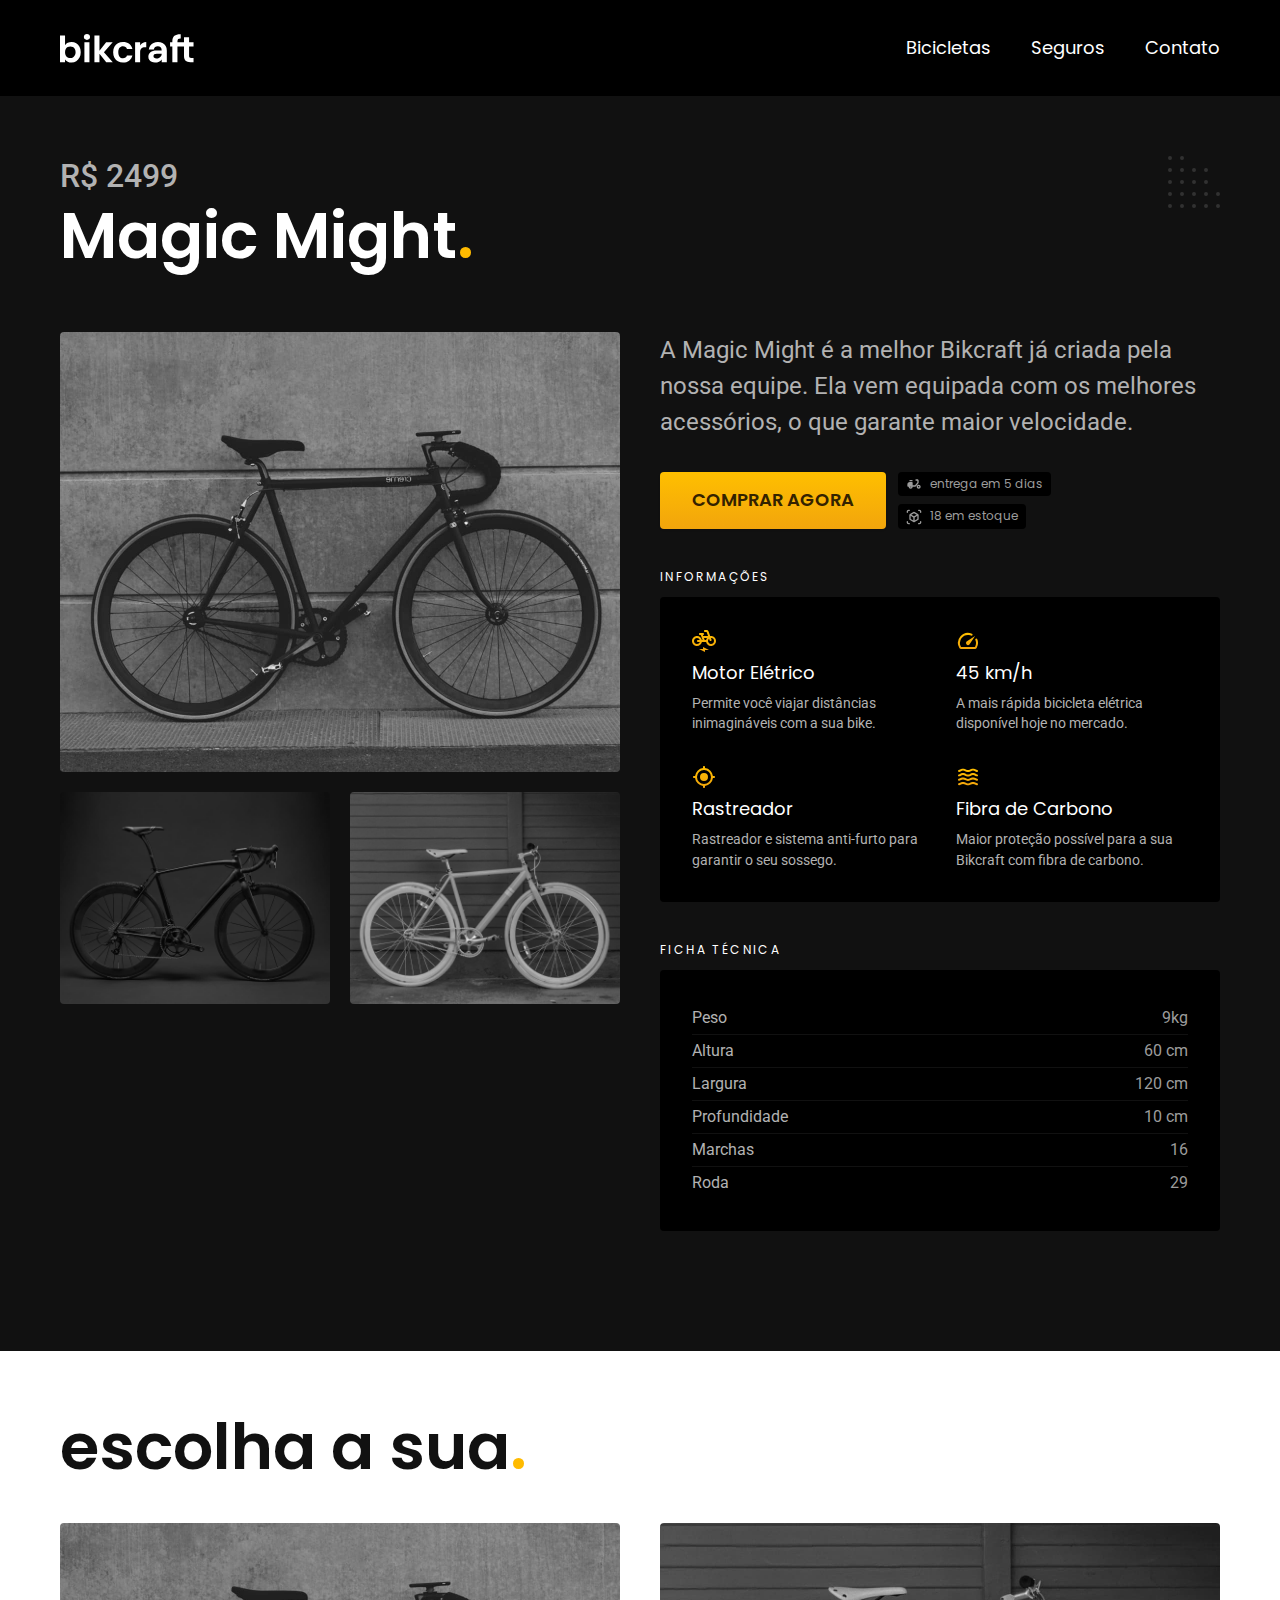
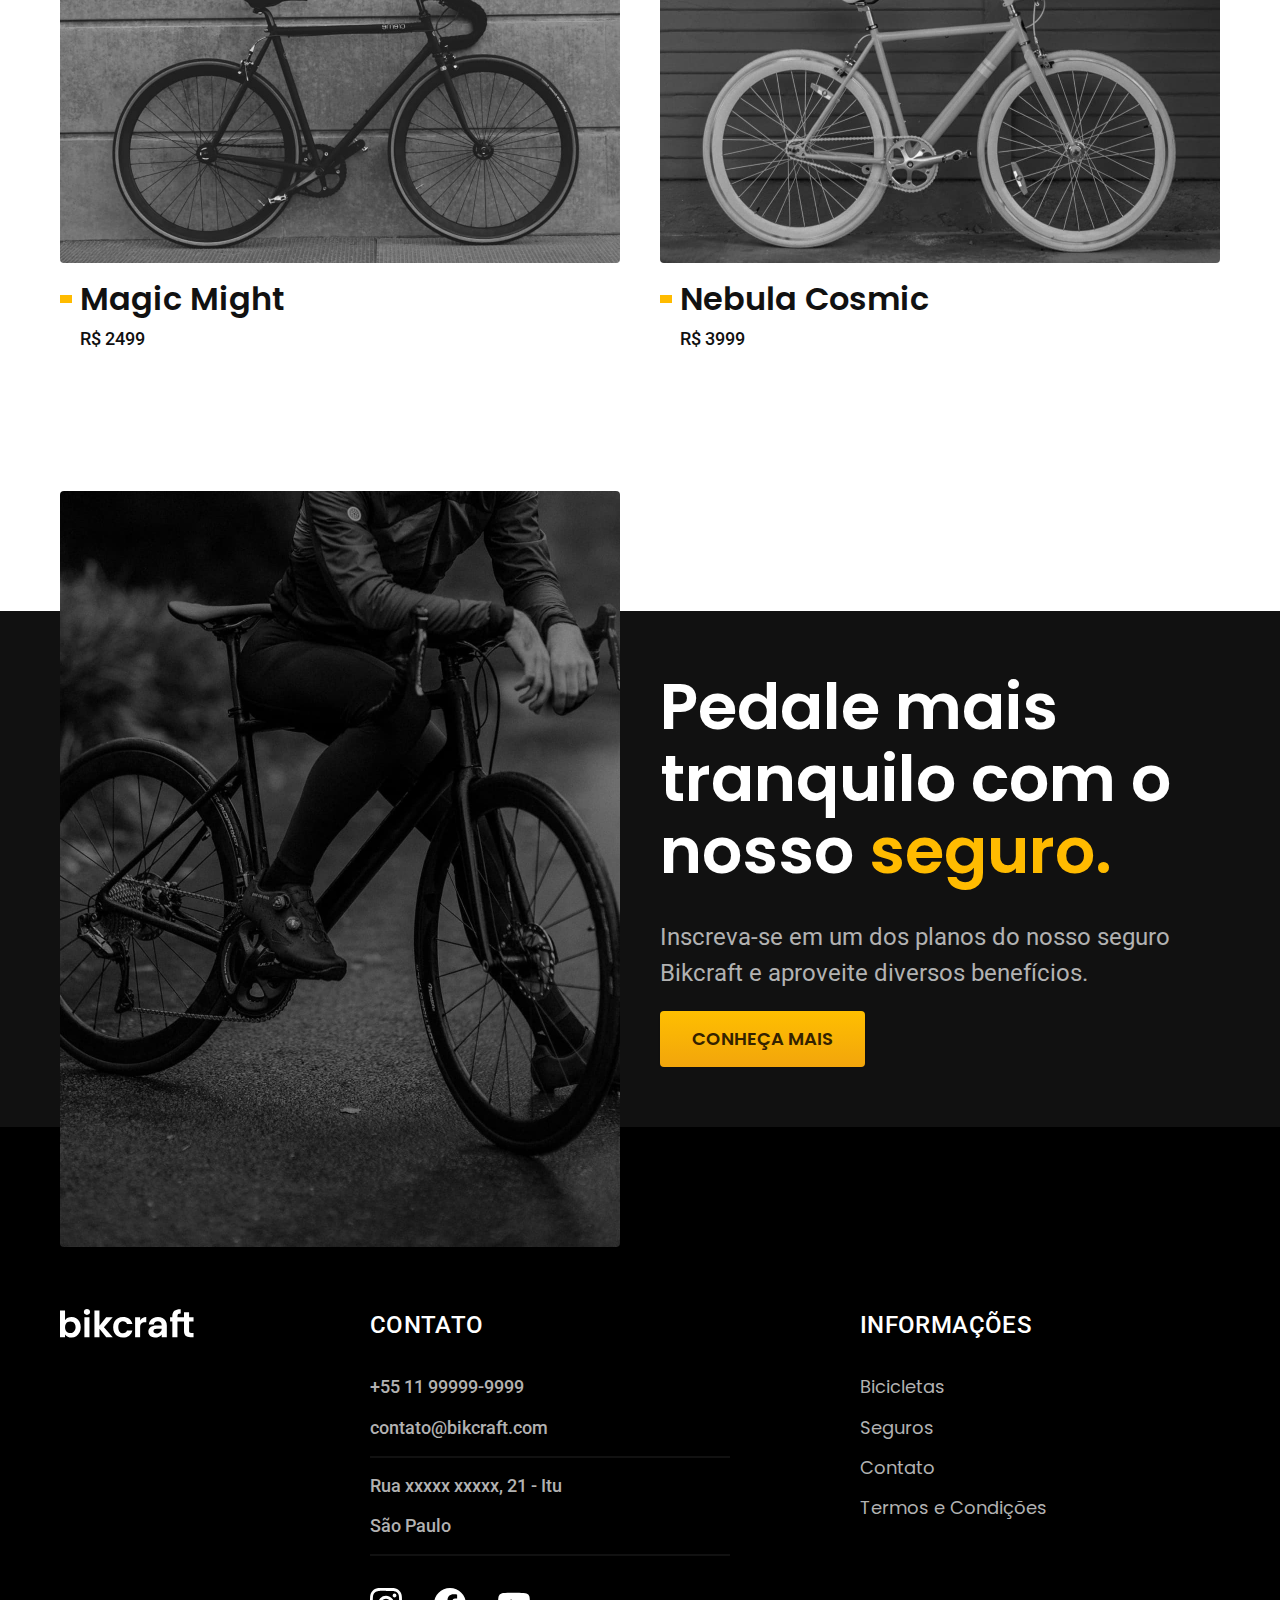
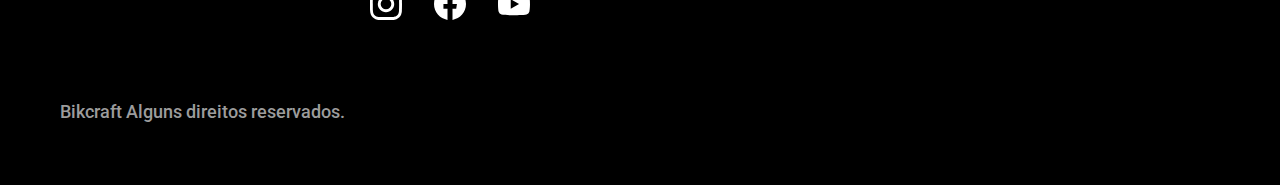
<file: BikCraft - Projeto Completo/bicicletas/magic.html>
<!DOCTYPE html>

<html lang="pt-br">
    <head>
        <meta charset="UTF-8">
        <meta name="viewport" content="width=device-width, initial-scale=1.0">
        <title>Magic | Bikcraft</title>
        <meta name="description" content="Termos e Condições">

        <link rel="icon" href="../favicon.svg" type="image/svg+xml">
        <link rel="preload" href="../css/style.min.css" as="style">
        <link rel="stylesheet" href="../css/style.min.css">
        <script>document.documentElement.classList.add('js')</script>

        <link rel="preconnect" href="https://fonts.googleapis.com">
        <link rel="preconnect" href="https://fonts.gstatic.com" crossorigin>
        <link href="https://fonts.googleapis.com/css2?family=Fira+Sans:wght@400;700&family=Merriweather:ital,wght@1,900&family=Poppins:wght@400;600&family=Roboto:wght@400;500&display=swap" rel="stylesheet">
    </head>

    <body id="bicicleta">
        <header class="header-bg">
            <div class="header container">
                <a href="./">
                     <img src="../img/bikcraft.svg" alt="Bikcraft">
                </a>

                <nav aria-label="primaria">
                    <ul class="header-menu font-1-m cor-0">
                        <li><a href="../bicicletas.html">Bicicletas</a></li>
                        <li><a href="../seguros.html">Seguros</a></li>
                        <li><a href="../contato.html">Contato</a></li>
                    </ul>
                </nav>
            </div>
        </header>

        <main class="titulo-bg">
                <div class="titulo container">
                    <p class="font-2-xl cor-5">R$ 2499</p>
                    <h1 class="font-1-xxl cor-0">Magic Might<span class="cor-p1">.</span></h1>
                </div>
            
            <div class="bicicleta container">
                <div class="bicicleta-imagens">
                    <img src="../img/bicicleta/nimbus2.jpg" alt="">
                    <img src="../img/bicicleta/nimbus1.jpg" alt="">
                    <img src="../img/bicicleta/nimbus3.jpg" alt="">
                </div>
                <div class="bicicleta-conteudo">
                    <p class="font-2-l cor-5">A Magic Might é a melhor Bikcraft já criada pela nossa equipe. Ela vem equipada com os melhores acessórios, o que garante maior velocidade.</p>
                    <div class="bicicleta-comprar">
                        <a class="botao" href="../orcamento.html?tipo=bikcraft&produto=magic">Comprar Agora</a>
                        <span class="font-1-xs cor-6"><img src="../img/icones/entrega.svg" alt="">entrega em 5 dias</span>
                        <span class="font-1-xs cor-6"><img src="../img/icones/estoque.svg" alt="">18 em estoque</span>
                    </div>
                <h2 class="font-1-xs cor-0">Informações</h2>
                <ul class="bicicleta-informacoes">
                    <li>
                        <img src="../img/icones/eletrica.svg" alt="">
                        <h3 class="font-1-m cor-0">Motor Elétrico</h3>
                        <p class="font-2-xs cor-5">Permite você viajar distâncias inimagináveis com a sua bike.</p>
                    </li>
                    <li>
                        <img src="../img/icones/velocidade.svg" alt="">
                        <h3 class="font-1-m cor-0">45 km/h</h3>
                        <p class="font-2-xs cor-5">A mais rápida bicicleta elétrica disponível hoje no mercado.</p>
                    </li>
                    <li>
                        <img src="../img/icones/rastreador.svg" alt="">
                        <h3 class="font-1-m cor-0">Rastreador</h3>
                        <p class="font-2-xs cor-5">Rastreador e sistema anti-furto para garantir o seu sossego.</p>
                    </li>
                    <li>
                        <img src="../img/icones/carbono.svg" alt="">
                        <h3 class="font-1-m cor-0">Fibra de Carbono</h3>
                        <p class="font-2-xs cor-5">Maior proteção possível para a sua Bikcraft com fibra de carbono.</p>
                    </li>
                </ul>
                <h2 class="font-1-xs cor-0">Ficha Técnica</h2>
                <ul class="bicicleta-ficha font-2-s cor-5">
                    <li>Peso<span> 9kg</span></li>
                    <li>Altura<span> 60 cm</span></li>
                    <li>Largura<span> 120 cm</span></li>
                    <li>Profundidade<span> 10 cm</span></li>
                    <li>Marchas<span> 16</span></li>
                    <li>Roda<span> 29</span></li>
                </ul>
            </div>
            </div>
        </main>

        <article class="bicicletas-lista container">
            <h2 class="font-1-xxl">escolha a sua<span class="cor-p1">.</span></h2>

            <ul>
                <li>
                    <a href="./magic.html">
                        <img src="../img/bicicletas/magic.jpg" alt="Bicicleta preta">
                        <h3 class="font-1-xl">Magic Might</h3>
                        <span class="font-2-m" cor-8>R$ 2499</span>
                    </a>
                </li>
                <li>
                    <a href="./nebula.html">
                        <img src="../img/bicicletas/nebula.jpg" alt="Bicicleta preta">
                        <h3 class="font-1-xl">Nebula Cosmic</h3>
                        <span class="font-2-m" cor-8>R$ 3999</span>
                    </a>
                </li>
            </ul>
        </article>

        <article class="seguro-bg">
            <div class="seguro container">
                <div class="seguro-imagem">
                    <img src="../img/fotos/seguros.jpg" alt="pessoa em uma bicicleta">
                </div>
                <div class="seguro-conteudo">
                    <h2 class="font-1-xxl cor-0">Pedale mais tranquilo com o nosso <span class="cor-p1">seguro.</span></h2>
                    <p class="font-2-l cor-5">Inscreva-se em um dos planos do nosso seguro Bikcraft e aproveite diversos benefícios.</p>
                    <a class="botao" href="../seguros.html">Conheça mais</a>
                </div>
            </div>
        </article>

        <footer class="footer-bg">
            <div class="footer container">
                <img src="../img/bikcraft.svg" alt="Bikcraft">
                <div class="footer-contato">
                    <h3 class="font-2-lb cor-0">Contato</h3>    
                    <ul class="font-2-m cor-5">
                        <li><a href="tel:+5511999999999">+55 11 99999-9999</a></li>
                        <li><a href="mailto:contato@bikcraft.com">contato@bikcraft.com</a></li>
                        <li>Rua xxxxx xxxxx, 21 - Itu</li>
                        <li> São Paulo</li>
                    </ul>
                    <div class="footer-redes">
                        <a href="">
                            <img src="../img/redes/instagram.svg" alt="Instagram">
                        </a>
                        <a href="">
                            <img src="../img/redes/facebook.svg" alt="Facebook">
                        </a>
                        <a href="">
                            <img src="../img/redes/youtube.svg" alt="Youtube">
                        </a>

                    </div>
                </div>
                <div class="footer-informacoes">
                    <h3 class="font-2-lb cor-0">Informações</h3>
                    <nav>
                        <ul class="font-1-m cor-5">
                            <li><a href="../bicicletas.html">Bicicletas</a></li>
                            <li><a href="../seguros.html">Seguros</a></li>
                            <li><a href="../contato.html">Contato</a></li>
                            <li><a href="../termos.html">Termos e Condições</a></li>
                        </ul>
                    </nav>
                </div>
                <p class="footer-copy font-2-m cor-6">Bikcraft Alguns direitos reservados.</p>
            </div>
        </footer>

        <script src="../js/script.js"></script>
    </body>

</html>
</file>
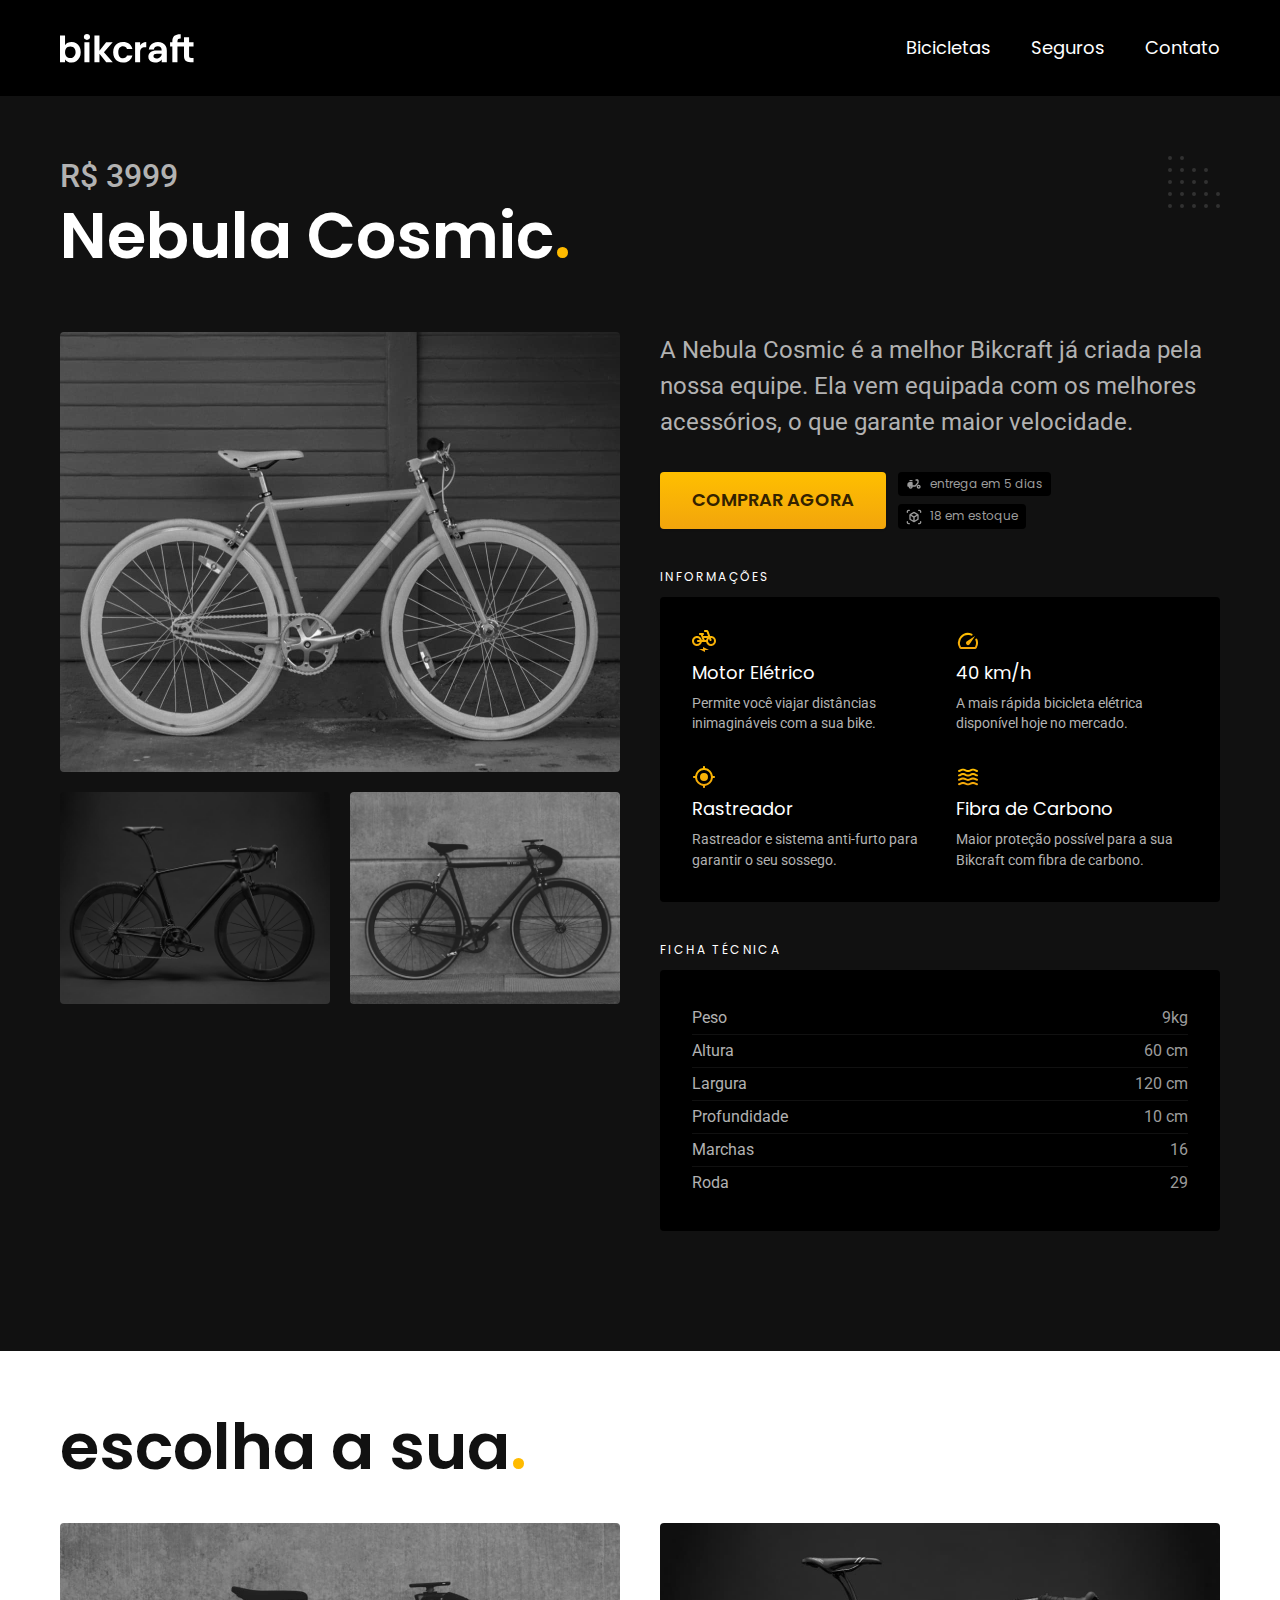
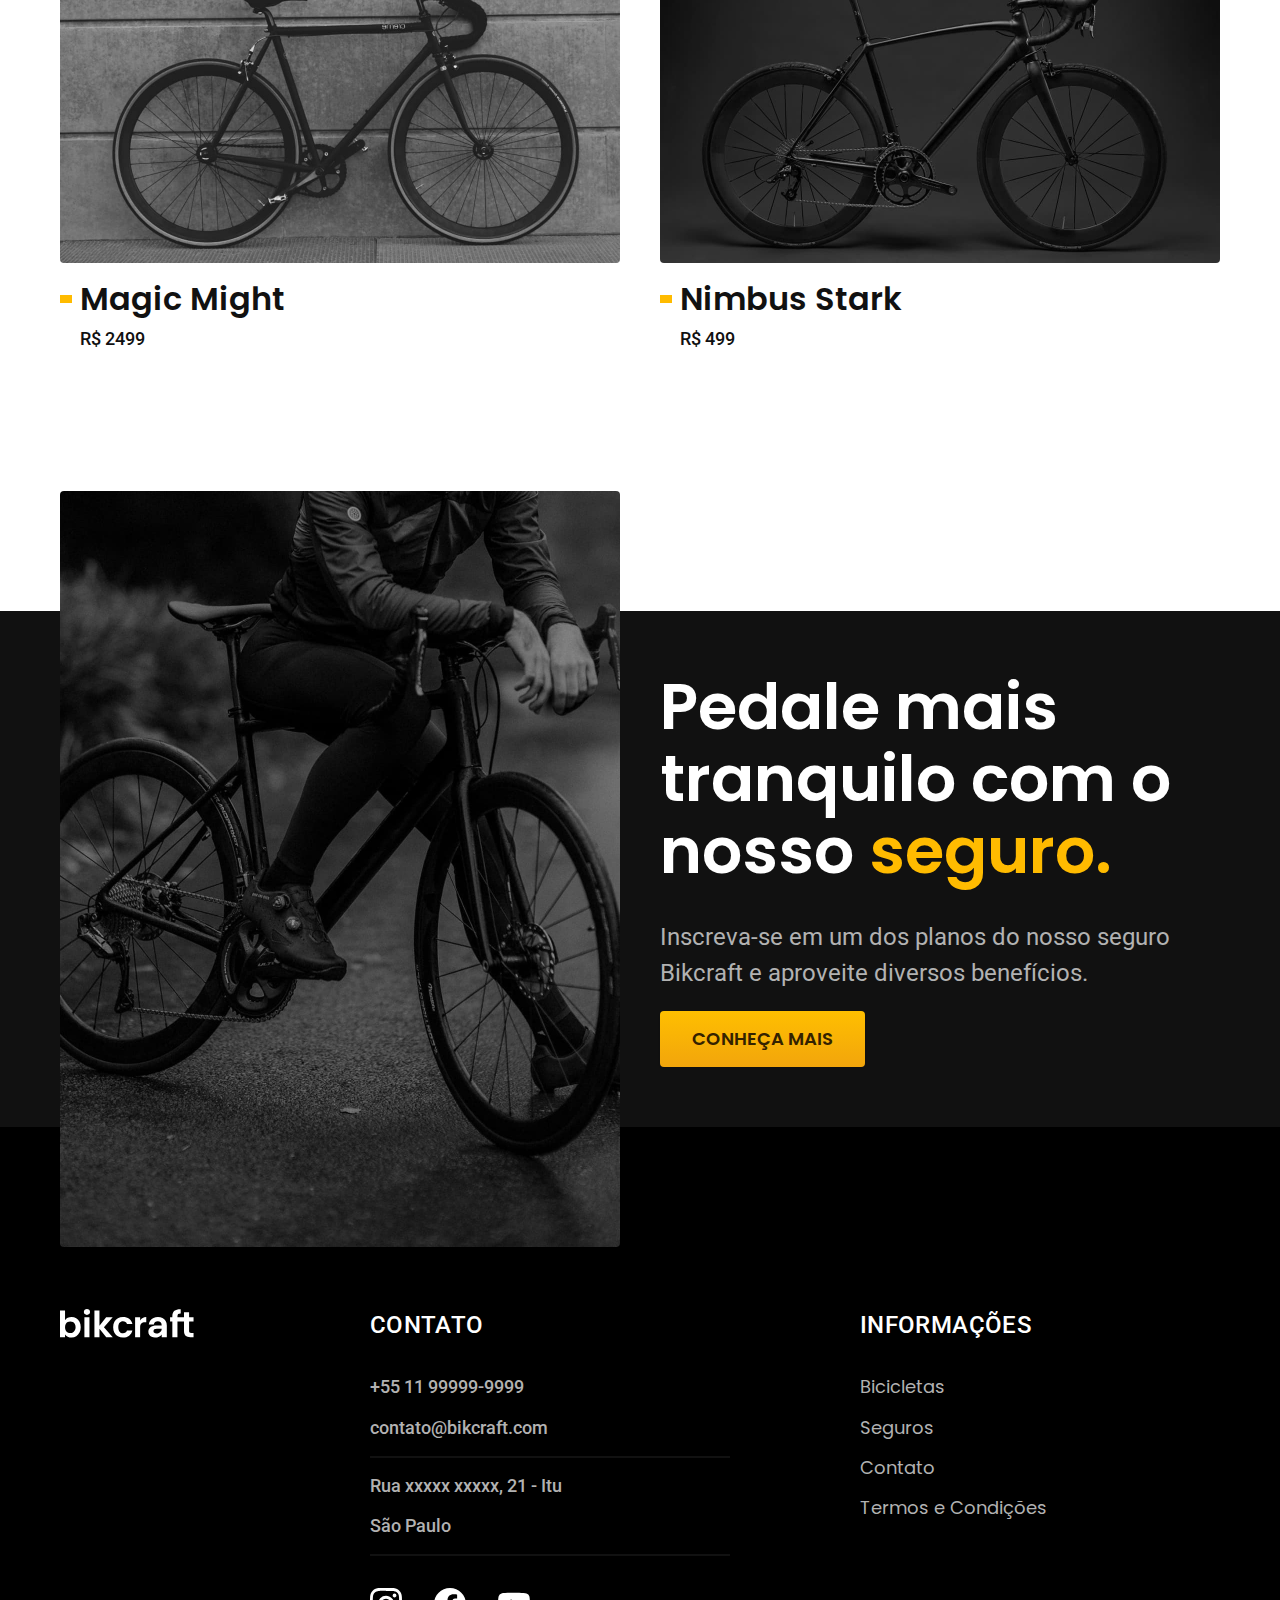
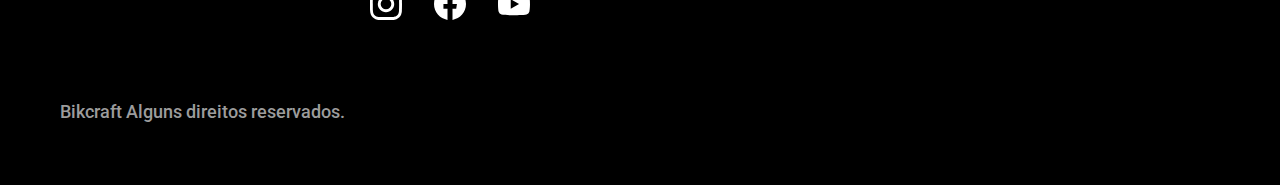
<file: BikCraft - Projeto Completo/bicicletas/nebula.html>
<!DOCTYPE html>

<html lang="pt-br">
    <head>
        <meta charset="UTF-8">
        <meta name="viewport" content="width=device-width, initial-scale=1.0">
        <title>Nebula | Bikcraft</title>
        <meta name="description" content="Termos e Condições">

        <link rel="icon" href="../favicon.svg" type="image/svg+xml">
        <link rel="preload" href="../css/style.min.css" as="style">
        <link rel="stylesheet" href="../css/style.min.css">
        <script>document.documentElement.classList.add('js')</script>
        
        <link rel="preconnect" href="https://fonts.googleapis.com">
        <link rel="preconnect" href="https://fonts.gstatic.com" crossorigin>
        <link href="https://fonts.googleapis.com/css2?family=Fira+Sans:wght@400;700&family=Merriweather:ital,wght@1,900&family=Poppins:wght@400;600&family=Roboto:wght@400;500&display=swap" rel="stylesheet">
    </head>

    <body id="bicicleta">
        <header class="header-bg">
            <div class="header container">
                <a href="./">
                     <img src="../img/bikcraft.svg" alt="Bikcraft">
                </a>

                <nav aria-label="primaria">
                    <ul class="header-menu font-1-m cor-0">
                        <li><a href="../bicicletas.html">Bicicletas</a></li>
                        <li><a href="../seguros.html">Seguros</a></li>
                        <li><a href="../contato.html">Contato</a></li>
                    </ul>
                </nav>
            </div>
        </header>

        <main class="titulo-bg">
                <div class="titulo container">
                    <p class="font-2-xl cor-5">R$ 3999</p>
                    <h1 class="font-1-xxl cor-0">Nebula Cosmic<span class="cor-p1">.</span></h1>
                </div>
            
            <div class="bicicleta container">
                <div class="bicicleta-imagens">
                    <img src="../img/bicicleta/nimbus3.jpg" alt="">
                    <img src="../img/bicicleta/nimbus1.jpg" alt="">
                    <img src="../img/bicicleta/nimbus2.jpg" alt="">
                </div>
                <div class="bicicleta-conteudo">
                    <p class="font-2-l cor-5">A Nebula Cosmic é a melhor Bikcraft já criada pela nossa equipe. Ela vem equipada com os melhores acessórios, o que garante maior velocidade.</p>
                    <div class="bicicleta-comprar">
                        <a class="botao" href="../orcamento.html?tipo=bikcraft&produto=nebula">Comprar Agora</a>
                        <span class="font-1-xs cor-6"><img src="../img/icones/entrega.svg" alt="">entrega em 5 dias</span>
                        <span class="font-1-xs cor-6"><img src="../img/icones/estoque.svg" alt="">18 em estoque</span>
                    </div>
                <h2 class="font-1-xs cor-0">Informações</h2>
                <ul class="bicicleta-informacoes">
                    <li>
                        <img src="../img/icones/eletrica.svg" alt="">
                        <h3 class="font-1-m cor-0">Motor Elétrico</h3>
                        <p class="font-2-xs cor-5">Permite você viajar distâncias inimagináveis com a sua bike.</p>
                    </li>
                    <li>
                        <img src="../img/icones/velocidade.svg" alt="">
                        <h3 class="font-1-m cor-0">40 km/h</h3>
                        <p class="font-2-xs cor-5">A mais rápida bicicleta elétrica disponível hoje no mercado.</p>
                    </li>
                    <li>
                        <img src="../img/icones/rastreador.svg" alt="">
                        <h3 class="font-1-m cor-0">Rastreador</h3>
                        <p class="font-2-xs cor-5">Rastreador e sistema anti-furto para garantir o seu sossego.</p>
                    </li>
                    <li>
                        <img src="../img/icones/carbono.svg" alt="">
                        <h3 class="font-1-m cor-0">Fibra de Carbono</h3>
                        <p class="font-2-xs cor-5">Maior proteção possível para a sua Bikcraft com fibra de carbono.</p>
                    </li>
                </ul>
                <h2 class="font-1-xs cor-0">Ficha Técnica</h2>
                <ul class="bicicleta-ficha font-2-s cor-5">
                    <li>Peso<span> 9kg</span></li>
                    <li>Altura<span> 60 cm</span></li>
                    <li>Largura<span> 120 cm</span></li>
                    <li>Profundidade<span> 10 cm</span></li>
                    <li>Marchas<span> 16</span></li>
                    <li>Roda<span> 29</span></li>
                </ul>
            </div>
            </div>
        </main>

        <article class="bicicletas-lista container">
            <h2 class="font-1-xxl">escolha a sua<span class="cor-p1">.</span></h2>

            <ul>
                <li>
                    <a href="./magic.html">
                        <img src="../img/bicicletas/magic.jpg" alt="Bicicleta preta">
                        <h3 class="font-1-xl">Magic Might</h3>
                        <span class="font-2-m" cor-8>R$ 2499</span>
                    </a>
                </li>
                <li>
                    <a href="./nimbus.html">
                        <img src="../img/bicicletas/nimbus.jpg" alt="Bicicleta preta">
                        <h3 class="font-1-xl">Nimbus Stark</h3>
                        <span class="font-2-m" cor-8>R$ 499</span>
                    </a>
                </li>
            </ul>
        </article>

        <article class="seguro-bg">
            <div class="seguro container">
                <div class="seguro-imagem">
                    <img src="../img/fotos/seguros.jpg" alt="pessoa em uma bicicleta">
                </div>
                <div class="seguro-conteudo">
                    <h2 class="font-1-xxl cor-0">Pedale mais tranquilo com o nosso <span class="cor-p1">seguro.</span></h2>
                    <p class="font-2-l cor-5">Inscreva-se em um dos planos do nosso seguro Bikcraft e aproveite diversos benefícios.</p>
                    <a class="botao" href="../seguros.html">Conheça mais</a>
                </div>
            </div>
        </article>

        <footer class="footer-bg">
            <div class="footer container">
                <img src="../img/bikcraft.svg" alt="Bikcraft">
                <div class="footer-contato">
                    <h3 class="font-2-lb cor-0">Contato</h3>    
                    <ul class="font-2-m cor-5">
                        <li><a href="tel:+5511999999999">+55 11 99999-9999</a></li>
                        <li><a href="mailto:contato@bikcraft.com">contato@bikcraft.com</a></li>
                        <li>Rua xxxxx xxxxx, 21 - Itu</li>
                        <li> São Paulo</li>
                    </ul>
                    <div class="footer-redes">
                        <a href="">
                            <img src="../img/redes/instagram.svg" alt="Instagram">
                        </a>
                        <a href="">
                            <img src="../img/redes/facebook.svg" alt="Facebook">
                        </a>
                        <a href="">
                            <img src="../img/redes/youtube.svg" alt="Youtube">
                        </a>

                    </div>
                </div>
                <div class="footer-informacoes">
                    <h3 class="font-2-lb cor-0">Informações</h3>
                    <nav>
                        <ul class="font-1-m cor-5">
                            <li><a href="../bicicletas.html">Bicicletas</a></li>
                            <li><a href="../seguros.html">Seguros</a></li>
                            <li><a href="../contato.html">Contato</a></li>
                            <li><a href="../termos.html">Termos e Condições</a></li>
                        </ul>
                    </nav>
                </div>
                <p class="footer-copy font-2-m cor-6">Bikcraft Alguns direitos reservados.</p>
            </div>
        </footer>

        <script src="../js/script.js"></script>
    </body>

</html>
</file>
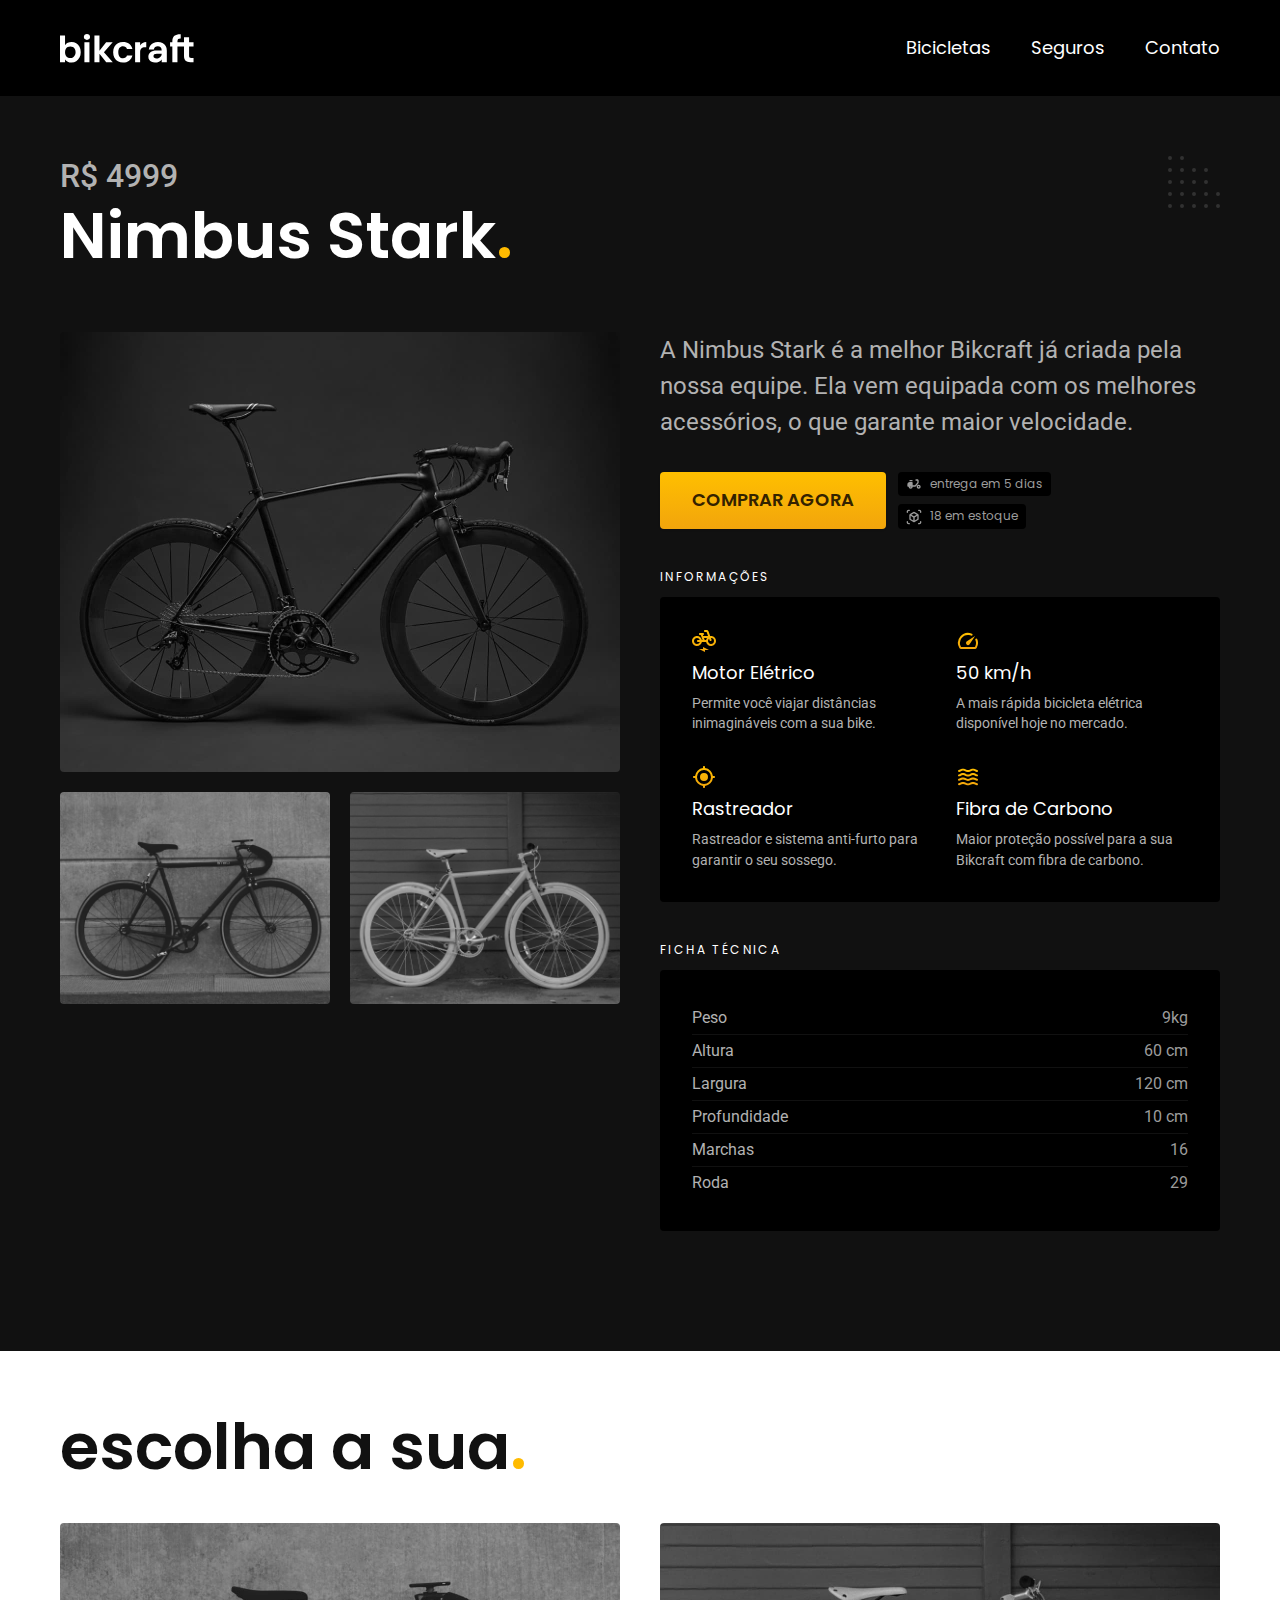
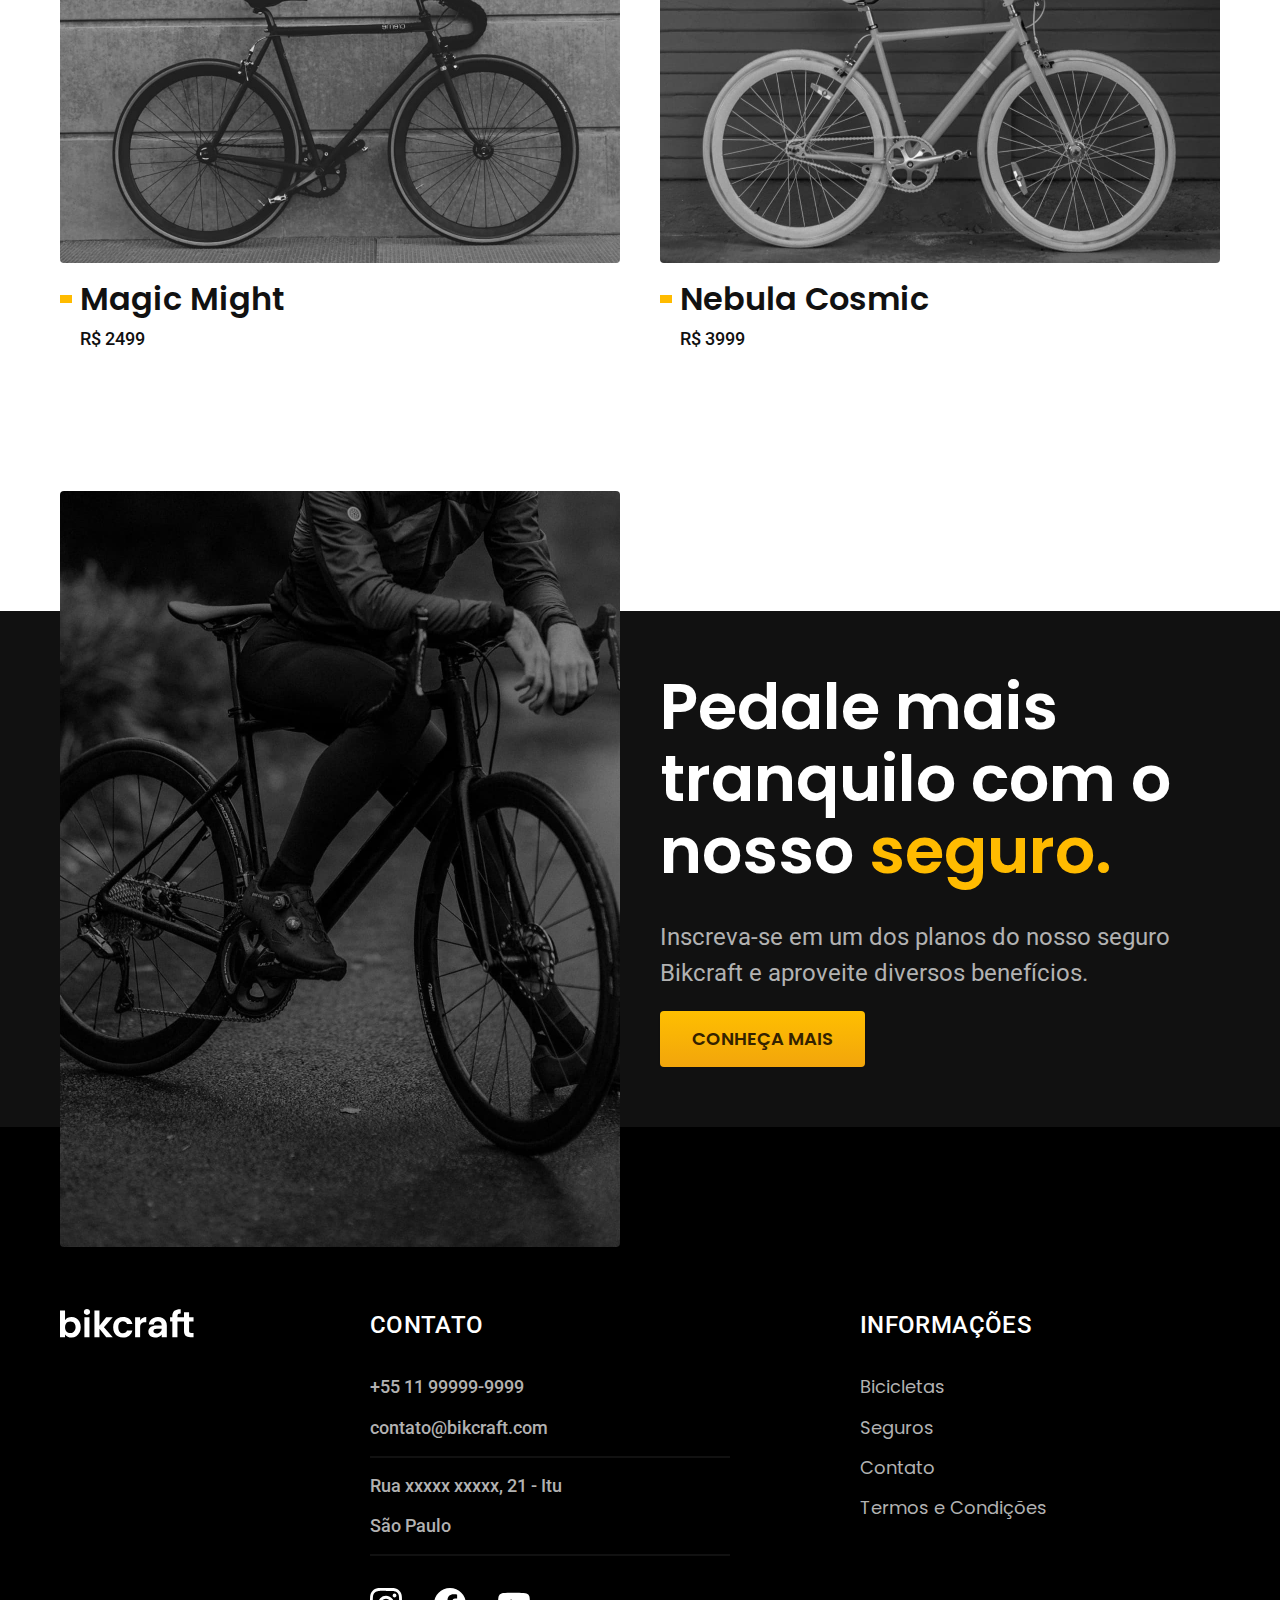
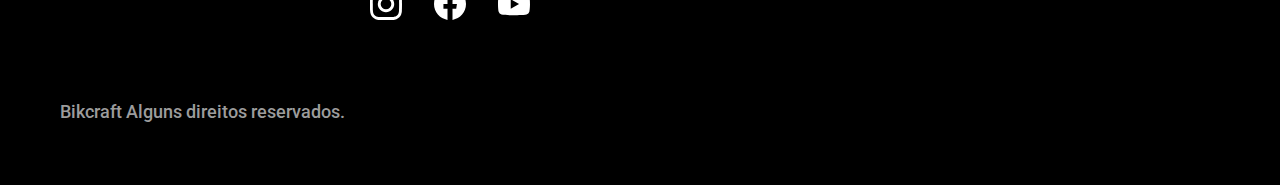
<file: BikCraft - Projeto Completo/bicicletas/nimbus.html>
<!DOCTYPE html>

<html lang="pt-br">
    <head>
        <meta charset="UTF-8">
        <meta name="viewport" content="width=device-width, initial-scale=1.0">
        <title>Nimbus | Bikcraft</title>
        <meta name="description" content="Termos e Condições">

        <link rel="icon" href="../favicon.svg" type="image/svg+xml">
        <link rel="preload" href="../css/style.min.css" as="style">
        <link rel="stylesheet" href="../css/style.min.css">
        <script>document.documentElement.classList.add('js')</script>

        <link rel="preconnect" href="https://fonts.googleapis.com">
        <link rel="preconnect" href="https://fonts.gstatic.com" crossorigin>
        <link href="https://fonts.googleapis.com/css2?family=Fira+Sans:wght@400;700&family=Merriweather:ital,wght@1,900&family=Poppins:wght@400;600&family=Roboto:wght@400;500&display=swap" rel="stylesheet">
    </head>

    <body id="bicicleta">
        <header class="header-bg">
            <div class="header container">
                <a href="./">
                     <img src="../img/bikcraft.svg" alt="Bikcraft">
                </a>

                <nav aria-label="primaria">
                    <ul class="header-menu font-1-m cor-0">
                        <li><a href="../bicicletas.html">Bicicletas</a></li>
                        <li><a href="../seguros.html">Seguros</a></li>
                        <li><a href="../contato.html">Contato</a></li>
                    </ul>
                </nav>
            </div>
        </header>

        <main class="titulo-bg">
                <div class="titulo container">
                    <p class="font-2-xl cor-5">R$ 4999</p>
                    <h1 class="font-1-xxl cor-0">Nimbus Stark<span class="cor-p1">.</span></h1>
                </div>
            
            <div class="bicicleta container">
                <div class="bicicleta-imagens">
                    <img src="../img/bicicleta/nimbus1.jpg" alt="">
                    <img src="../img/bicicleta/nimbus2.jpg" alt="">
                    <img src="../img/bicicleta/nimbus3.jpg" alt="">
                </div>
                <div class="bicicleta-conteudo">
                    <p class="font-2-l cor-5">A Nimbus Stark é a melhor Bikcraft já criada pela nossa equipe. Ela vem equipada com os melhores acessórios, o que garante maior velocidade.</p>
                    <div class="bicicleta-comprar">
                        <a class="botao" href="../orcamento.html?tipo=bikcraft&produto=nimbus">Comprar Agora</a>
                        <span class="font-1-xs cor-6"><img src="../img/icones/entrega.svg" alt="">entrega em 5 dias</span>
                        <span class="font-1-xs cor-6"><img src="../img/icones/estoque.svg" alt="">18 em estoque</span>
                    </div>
                <h2 class="font-1-xs cor-0">Informações</h2>
                <ul class="bicicleta-informacoes">
                    <li>
                        <img src="../img/icones/eletrica.svg" alt="">
                        <h3 class="font-1-m cor-0">Motor Elétrico</h3>
                        <p class="font-2-xs cor-5">Permite você viajar distâncias inimagináveis com a sua bike.</p>
                    </li>
                    <li>
                        <img src="../img/icones/velocidade.svg" alt="">
                        <h3 class="font-1-m cor-0">50 km/h</h3>
                        <p class="font-2-xs cor-5">A mais rápida bicicleta elétrica disponível hoje no mercado.</p>
                    </li>
                    <li>
                        <img src="../img/icones/rastreador.svg" alt="">
                        <h3 class="font-1-m cor-0">Rastreador</h3>
                        <p class="font-2-xs cor-5">Rastreador e sistema anti-furto para garantir o seu sossego.</p>
                    </li>
                    <li>
                        <img src="../img/icones/carbono.svg" alt="">
                        <h3 class="font-1-m cor-0">Fibra de Carbono</h3>
                        <p class="font-2-xs cor-5">Maior proteção possível para a sua Bikcraft com fibra de carbono.</p>
                    </li>
                </ul>
                <h2 class="font-1-xs cor-0">Ficha Técnica</h2>
                <ul class="bicicleta-ficha font-2-s cor-5">
                    <li>Peso<span> 9kg</span></li>
                    <li>Altura<span> 60 cm</span></li>
                    <li>Largura<span> 120 cm</span></li>
                    <li>Profundidade<span> 10 cm</span></li>
                    <li>Marchas<span> 16</span></li>
                    <li>Roda<span> 29</span></li>
                </ul>
            </div>
            </div>
        </main>

        <article class="bicicletas-lista container">
            <h2 class="font-1-xxl">escolha a sua<span class="cor-p1">.</span></h2>

            <ul>
                <li>
                    <a href="./magic.html">
                        <img src="../img/bicicletas/magic.jpg" alt="Bicicleta preta">
                        <h3 class="font-1-xl">Magic Might</h3>
                        <span class="font-2-m" cor-8>R$ 2499</span>
                    </a>
                </li>
                <li>
                    <a href="./nebula.html">
                        <img src="../img/bicicletas/nebula.jpg" alt="Bicicleta preta">
                        <h3 class="font-1-xl">Nebula Cosmic</h3>
                        <span class="font-2-m" cor-8>R$ 3999</span>
                    </a>
                </li>
            </ul>
        </article>

        <article class="seguro-bg">
            <div class="seguro container">
                <div class="seguro-imagem">
                    <img src="../img/fotos/seguros.jpg" alt="pessoa em uma bicicleta">
                </div>
                <div class="seguro-conteudo">
                    <h2 class="font-1-xxl cor-0">Pedale mais tranquilo com o nosso <span class="cor-p1">seguro.</span></h2>
                    <p class="font-2-l cor-5">Inscreva-se em um dos planos do nosso seguro Bikcraft e aproveite diversos benefícios.</p>
                    <a class="botao" href="../seguros.html">Conheça mais</a>
                </div>
            </div>
        </article>

        <footer class="footer-bg">
            <div class="footer container">
                <img src="../img/bikcraft.svg" alt="Bikcraft">
                <div class="footer-contato">
                    <h3 class="font-2-lb cor-0">Contato</h3>    
                    <ul class="font-2-m cor-5">
                        <li><a href="tel:+5511999999999">+55 11 99999-9999</a></li>
                        <li><a href="mailto:contato@bikcraft.com">contato@bikcraft.com</a></li>
                        <li>Rua xxxxx xxxxx, 21 - Itu</li>
                        <li> São Paulo</li>
                    </ul>
                    <div class="footer-redes">
                        <a href="">
                            <img src="../img/redes/instagram.svg" alt="Instagram">
                        </a>
                        <a href="">
                            <img src="../img/redes/facebook.svg" alt="Facebook">
                        </a>
                        <a href="">
                            <img src="../img/redes/youtube.svg" alt="Youtube">
                        </a>

                    </div>
                </div>
                <div class="footer-informacoes">
                    <h3 class="font-2-lb cor-0">Informações</h3>
                    <nav>
                        <ul class="font-1-m cor-5">
                            <li><a href="../bicicletas.html">Bicicletas</a></li>
                            <li><a href="../seguros.html">Seguros</a></li>
                            <li><a href="../contato.html">Contato</a></li>
                            <li><a href="../termos.html">Termos e Condições</a></li>
                        </ul>
                    </nav>
                </div>
                <p class="footer-copy font-2-m cor-6">Bikcraft Alguns direitos reservados.</p>
            </div>
        </footer>

        <script src="../js/script.js"></script>
    </body>

</html>
</file>
<file: BikCraft - Projeto Completo/css/style.min.css>
body{margin:0;font-family:Arial,Helvetica,sans-serif;color:#111}blockquote,dd,h1,h2,h3,h4,p,ul{margin:0}ul{margin:0;padding:0;list-style:none}a{text-decoration:none;color:inherit}img{max-width:100%;height:auto;display:block}[src$=".jpg"]{border-radius:4px}.font-1-xs{font:400 0.75rem/1.35 Poppins,sans-serif}.font-2-xs{font:400 0.875rem/1.43 Roboto,sans-serif}.font-1-s{font:400 1rem/1.5 Poppins,sans-serif}.font-2-s{font:400 1rem/1.5 Roboto,sans-serif}.font-1-m,.font-1-mb{font:400 1.125rem/1.35 Poppins,sans-serif}.font-1-mb{font-weight:600}.font-2-m{font:500 1.125em/1.35 Roboto,sans-serif}.font-1-l{font:400 1.5em/1.5 Poppins,sans-serif}.font-2-l,.font-2-lb{font:400 1.5em/1.5 Roboto,sans-serif}.font-2-lb{font-weight:500;letter-spacing:.015em;text-transform:uppercase}.font-1-xl{font:600 2rem/1.25 Poppins,sans-serif}.font-2-xl{font:500 2rem/1.25 Roboto,sans-serif}.font-1-xxl{font:600 4rem/1.125 Poppins,sans-serif}@media (max-width:1200px){.font-l-xxl{font-size:3rem}.font-2-l,.font-2-lb{font-size:1.25rem}}@media (max-width:800px){.font-1-xxl{font-size:2rem}.font-1-xl,.font-2-xl{font-size:1.5rem}}:root{--cor-0:#ffffff;--cor-1:#f7f7f7;--cor-2:#EDEDED;--cor-3:#DEDEDE;--cor-4:#CCCCCC;--cor-5:#B2B2B2;--cor-6:#9C9C9C;--cor-7:#717171;--cor-8:#595959;--cor-9:#404040;--cor-10:#2e2e2e;--cor-11:#111111;--cor-12:#000000;--cor-p1:#ffbb00;--cor-p2:#e4a30b;--cor-p3:#a66f00;--cor-p4:#664400;--cor-p5:#332200}.cor-0{color:var(--cor-0)}.cor-1{color:var(--cor-1)}.cor-2{color:var(--cor-2)}.cor-3{color:var(--cor-3)}.cor-4{color:var(--cor-4)}.cor-5{color:var(--cor-5)}.cor-6{color:var(--cor-6)}.cor-7{color:var(--cor-7)}.cor-8{color:var(--cor-8)}.cor-9{color:var(--cor-9)}.cor-10{color:var(--cor-10)}.cor-11{color:var(--cor-11)}.cor-12{color:var(--cor-12)}.cor-p1{color:var(--cor-p1)}.cor-p2{color:var(--cor-p2)}.cor-p3{color:var(--cor-p3)}.cor-p4{color:var(--cor-p4)}.cor-p5{color:var(--cor-p5)}.js .fadeInDown{transform:translate3d(0,-20px,0)}.js .fadeInUp{transform:translate3d(0,20px,0)}.js .fadeInRight{transform:translate3d(20px,0,0)}.js .fadeInLeft{transform:translate3d(-20px,0,0)}.js [data-anime]{opacity:0}.js .anime{opacity:1;transform:none;transition:transform .8s,opacity .8s}.header-bg{background:var(--cor-12)}.header{display:flex;flex-wrap:wrap;gap:20px;justify-content:space-between;align-items:center;padding-top:20px;padding-bottom:20px}.header-menu{display:flex;flex-wrap:wrap;gap:40px}.header-menu a{display:inline-block;padding:16px 0;position:relative}.header-menu a:after{content:"";display:block;height:2px;width:0;background:var(--cor-0);margin-top:4px;transition:.3s;position:absolute}.header-menu a.ativo::after,.header-menu a:hover:after{width:100%}@media (max-width:800px){.header-menu{gap:20px}.header-menu a{background:var(--cor-11);padding:12px 16px;border-radius:4px}.header-menu a:hover{background-color:var(--cor-10)}.header a:after{display:none}}@media (max-width:600px){.header-menu{gap:12px}.header-menu a{padding:8px 12px;font-size:14px}}.footer-bg{background-color:var(--cor-12)}.footer{display:grid;grid-template-columns:3fr 5fr 4fr;gap:40px;padding-top:60px;padding-bottom:60px}.footer h3{margin-bottom:32px}.footer-contato ul{margin-bottom:32px}.footer-contato li:nth-child(even):after{content:"";display:block;max-width:360px;height:2px;background:var(--cor-11);margin-top:16px}.footer li{margin-bottom:16px}.footer-redes{display:flex;gap:32px}.footer a:hover{color:var(--cor-0)}.footer-copy{grid-column:1/-1;margin-top:40px}@media (max-width:800px){.footer>img{display:none}.footer{grid-template-columns:1fr 1fr}}@media (max-width:600px){.footer{grid-template-columns:1fr;gap:60px}.footer-copy{margin-top:0}}.container{box-sizing:border-box;max-width:1200px;padding-left:20px;padding-right:20px;margin-left:auto;margin-right:auto}.botao{display:inline-block;padding:16px 32px;background:linear-gradient(#ffbf00,#f2a50c);border-radius:4px;box-shadow:0 1px 2px rgba(0,0,0,.1);text-transform:uppercase;color:var(--cor-p5);font:600 1.125rem/1.35 Poppins,sans-serif;max-width:max-content;border:none;cursor:pointer}.botao:hover{background:linear-gradient(#ffb60d,#e59317)}.botao.secundario{background:var(--cor-10);color:var(--cor-2)}.botao.secundario:hover{background:var(--cor-9)}.botao.seta{display:flex;align-items:center}.botao.seta::after{content:"";display:inline-block;width:18px;height:10px;margin-left:12px;background:url(../img/icones/seta.svg);transition:.2s}.botao.seta:hover::after{transform:translateX(4px)}@media (max-width:600px){.botao{padding:12px 16px;font-size:1rem}}.link{display:inline-block;color:var(--cor-p1);font:500 1.5rem/1.5 Poppins,sans-serif;text-transform:uppercase}.link::after{content:"";display:block;width:100%;height:4px;background-color:currentColor}.link:hover{color:var(--cor-0)}.titulo-bg{padding-top:60px;padding-bottom:60px;background-color:var(--cor-11)}.titulo{background:url("../img/dec/top-right.svg") no-repeat top right 20px}.titulo p{margin-bottom:4px}@media (max-width:800px){.titulo-bg{padding-top:40px;padding-bottom:40px}.titulo p{font-size:1rem;text-transform:lowercase;font-weight:400}}.form{display:grid;grid-template-columns:1fr 1fr;gap:20px}.form label{display:block;font:400 1rem/1.5 Poppins,sans-serif;margin-bottom:4px}.form .col-2{grid-column:span 2}.form input[type=email],.form input[type=text],.form textarea{font:400 1rem/1.5 Roboto,sans-serif;background:var(--cor-1);border:1px solid var(--cor-2);padding:12px;border-radius:4px;width:100%;box-sizing:border-box}.form input[type=email]:focus,.form input[type=text]:focus,.form textarea:focus{outline:0;border-color:var(--cor-p1);background:var(--cor-0);box-shadow:0 0 0 2px #fea}@media (max-width:600px){.form{grid-template-columns:1fr}.form .col-2{grid-column:1}}.introducao-bg{background:var(--cor-12) url("../img/dec/bottom-left.svg") no-repeat bottom 160px left 20px;box-shadow:inset 0 -120px var(--cor-0)}.introducao{display:grid;grid-template-columns:1fr 1fr;gap:0 40px}.introducao-conteudo{align-self:end;padding-bottom:200px}.introducao img{width:100%;height:100%;object-fit:cover;border-radius:4px}.introducao h1{margin-bottom:32px}.introducao p{margin-bottom:20px}@media (max-width:800px){.introducao-bg{background:var(--cor-11);padding-top:40px;box-shadow:inset 0 -60px var(--cor-0)}.introducao{grid-template-columns:1fr;gap:32px}.introducao-conteudo{padding-bottom:0}.introducao h1{margin-bottom:16px}.introducao img{height:300px;width:100%}}.tecnologia-bg{background-color:var(--cor-11);box-shadow:inset 0 80px var(--cor-0),inset 0 -80px var(--cor-0)}.tecnologia{display:grid;grid-template-columns:1fr 1fr}.tecnologia-imagem img{width:100%;height:100%;object-fit:cover;object-position:left}.tecnologia-conteudo{padding-top:160px;padding-bottom:160px}.tecnologia-conteudo>span{display:block;margin-bottom:20px}.tecnologia-conteudo h2{margin-bottom:32px}.tecnologia-conteudo>p{margin-bottom:20px}.tecnologia-conteudo a{margin-bottom:80px}.tecnologia-vantagens{display:flex;gap:40px}.tecnologia-vantagens h3{margin-bottom:8px;width:max-content}.tecnologia-vantagens img{width:24px;margin-bottom:8px}@media (max-width:800px){.tecnologia-bg{box-shadow:initial}.tecnologia{grid-template-columns:1fr}.tecnologia-conteudo{padding-top:60px;padding-bottom:60px}.tecnologia-imagem{display:none}.tecnologia-conteudo a{margin-bottom:60px}}@media (max-width:600px){.tecnologia-vantagens{flex-direction:column}}.parceiros{padding-top:60px;padding-bottom:120px}.parceiros h2{margin-bottom:60px}.parceiros ul{padding:0 20px;max-width:1400px;display:grid;grid-template-columns:repeat(4,1fr);margin:0 auto}.parceiros li{display:flex;padding:32px;border-left:2px solid var(--cor-2)}.parceiros img{margin:auto}.parceiros li:first-child,.parceiros li:nth-child(5){border-left:none}.parceiros li:nth-child(n+5){border-top:2px solid var(--cor-2)}@media (max-width:800px){.parceiros{padding-bottom:60px}.parceiros li{display:flex;padding:20px;border-left:2px solid var(--cor-2)}.parceiros h2{margin-bottom:20px}.parceiros ul{grid-template-columns:repeat(2,1fr)}.parceiros li:nth-child(n+3){border-top:2px solid var(--cor-2)}.parceiros li:nth-child(odd){border-left:none}}.depoimento{display:grid;grid-template-columns:1fr 1fr;background-color:var(--cor-p1);overflow:hidden}.depoimento img{width:100%;height:100%;object-fit:cover;border-radius:0}.depoimento-conteudo{padding:40px 40px 80px 80px;align-self:end;background:url("../img/dec/bottom-right-p.svg") no-repeat bottom 40px right 40px}.depoimento-conteudo p{max-width:32ch;font-family:Merriweather,serif;font-style:italic;font-weight:900;margin-bottom:32px;position:relative}.depoimento p::after,.depoimento p::before{font-size:5rem;color:var(--cor-p2);position:absolute}.depoimento p::before{content:"“";left:-50px;top:-20px}.depoimento p::after{content:"”"}@media (min-width:1200){.depoimento img{max-height:520px}}@media (max-width:800px){.depoimento{grid-template-columns:1fr;text-align:center}.depoimento img{max-height:200px}.depoimento-conteudo{padding:40px 20px;justify-self:center}}.bicicletas-lista{padding-top:60px;padding-bottom:120px}.bicicletas-lista h2{margin-bottom:40px}.bicicletas-lista ul{display:flex;gap:40px;padding:0 20px 20px 20px;max-width:1400px;margin-left:auto;margin-right:auto;overflow-x:auto}#bicicleta .bicicletas-lista ul{padding:0 0 20px 0}.bicicletas-lista li{flex:1;min-width:280px}.bicicletas-lista a{display:block}.bicicletas-lista img{margin-bottom:16px}.bicicletas-lista h3{margin-bottom:8px;display:flex;align-items:center;margin-right:8px}.bicicletas-lista h3::before{content:"";display:inline-block;height:8px;width:12px;margin-right:8px;background-color:var(--cor-p1);transition:width .2s}.bicicletas-lista a:hover h3::before{width:24px}.bicicletas-lista li span{padding-left:20px}@media (max-width:800px){.bicicletas-lista{padding-top:60px;padding-bottom:60px}.bicicletas-lista ul{gap:20px}}.bicicletas-bg{background:var(--cor-11);background-image:linear-gradient(to right,var(--cor-0) 30%,var(--cor-11) 0)}.bicicletas{display:grid;grid-template-columns:1fr 1fr;gap:40px;padding-top:60px;padding-bottom:60px;background:url("../img/dec/top-right.svg") no-repeat top 40px right 20px}.bicicletas-imagem{display:grid}.bicicletas-imagem img{grid-area:1/1}.bicicletas-imagem span{grid-area:1/1;place-self:start end;margin-top:20px;background:var(--cor-12);display:inline-block;padding:8px 16px 8px 8px;border-radius:4px 0 0 4px}.bicicletas-conteudo{display:grid;grid-template-columns:1fr auto;align-content:flex-start}.bicicletas h2,.bicicletas p{grid-column:1/-1}.bicicletas h2{margin-bottom:20px}.bicicletas h2::before{content:"";display:block;width:12px;height:8px;background-color:var(--cor-p1);margin-bottom:8px}.bicicletas{margin-bottom:32px}.bicicletas a{place-self:end}.bicicletas li{display:flex;align-items:center}.bicicletas ul{display:grid;gap:16px}.bicicletas-conteudo img{width:24px;margin-right:8px}@media (max-width:800px){.bicicletas-bg{background:var(--cor-11)}.bicicletas{grid-template-columns:1fr;gap:20px;padding-top:40px;padding-bottom:40px}}@media (max-width:600px){.bicicletas-conteudo{grid-template-columns:1fr}.bicicletas ul{font-size:1rem;margin-bottom:32px;grid-template-columns:1fr 1fr}.bicicletas a{place-self:start}}.bicicleta{display:grid;grid-template-columns:1fr 1fr;align-items:start;gap:40px;padding-top:60px;padding-bottom:60px}#bicicleta .titulo p{text-transform:uppercase}.bicicleta-imagens{display:flex;flex-wrap:wrap;gap:20px}.bicicleta-imagens img{flex:1;min-width:200px}.bicicleta-imagens img:first-child{min-width:100%}.bicicleta-conteudo>p{margin-bottom:32px}.bicicleta-comprar{display:grid;grid-template-columns:max-content auto;align-items:center;justify-items:start;gap:8px 12px;margin-bottom:40px}.bicicleta-comprar a{grid-row:span 2}.bicicleta-comprar span{display:flex;align-items:center;background-color:var(--cor-12);gap:8px;padding:4px 8px;border-radius:4px}.bicicleta-conteudo h2{text-transform:uppercase;letter-spacing:.15rem;margin-bottom:12px}.bicicleta-ficha,.bicicleta-informacoes{padding:32px;background-color:var(--cor-12);border-radius:4px}.bicicleta-informacoes{margin-bottom:40px;display:grid;grid-template-columns:1fr 1fr;gap:32px}.bicicleta-informacoes img{width:24px;margin-bottom:8px}.bicicleta-informacoes h3{margin-bottom:8px}.bicicleta-ficha li{padding:4px 0;display:flex;justify-content:space-between;border-bottom:1px solid var(--cor-11)}.bicicleta-ficha li:last-child{border-bottom:none}.bicicleta-ficha span{color:var(--cor-6)}@media (max-width:800px){.bicicleta{grid-template-columns:1fr;padding-top:40px;padding-bottom:40px}.bicicleta-imagens{grid-row:2}}@media (max-width:800px){.bicicleta-informacoes{grid-template-columns:1fr}.bicicleta-comprar{grid-template-columns:1fr}}.seguros-bg{background:var(--cor-11)}.seguros{padding-top:60px;padding-bottom:60px;display:grid;grid-template-columns:1fr 1fr;gap:40px;align-items:center}#seguros .serguros{padding-top:0}.seguros h2{grid-column:1/-1}.seguros-item{background-color:var(--cor-12);padding:32px 32px 32px 60px;display:grid;grid-template-columns:1fr auto;border-radius:4px}.seguros-item h3{margin-bottom:40px}.seguros-item span{grid-column:2;display:block;text-align:right}.seguros-item ul{grid-column:1/-1;margin-bottom:32px}.seguros-item li{display:flex;align-items:center;position:relative}.seguros-item li+li{margin-top:20px}.seguros-item li::before{content:"";display:block;width:13px;height:9px;background-image:url("../img/icones/lista.svg");position:absolute;left:-21px}.seguros-item a{grid-column:1/-1}@media (max-width:800px){.seguros{grid-template-columns:1fr}}.vantagens-bg{background-color:var(--cor-12)}.vantagens{padding-top:120px;padding-bottom:120px}.vantagens h2{margin-bottom:60px}.vantagens ul{display:grid;grid-template-columns:repeat(auto-fit,minmax(280px,max-content));gap:40px 80px}.vantagens h3,.vantagens img{margin-bottom:8px}@media (max-width:800px){.vantagens{padding-top:60px;padding-bottom:60px}.vantagens h2{margin-bottom:40px}.vantagens ul{gap:20px}}.perguntas{padding-top:120px;padding-bottom:120px}.perguntas h2{margin-bottom:60px}.perguntas dl>div{padding:20px;border-radius:4px}.perguntas dl>div:nth-child(odd){background-color:var(--cor-1)}.perguntas button{display:grid;grid-template-columns:auto 1fr auto;align-items:center;gap:8px;cursor:pointer;border:none;background:0 0;width:100%;text-align:left}.perguntas button::before{content:"";display:inline-block;width:12px;height:8px;background:var(--cor-p1)}.perguntas button::after{content:"";display:inline-block;width:14px;height:6px;background:url('../img/icones/seta-abrir.svg');transition:.3s}.perguntas button:hover::after,.perguntas button[aria-expanded=true]::after{transform:rotate(180deg)}.js .perguntas dd{display:none}.js .perguntas dd.ativa{display:block}.perguntas dd{padding-left:20px;padding-top:16px;max-width:80ch}@media (max-width:800px){.perguntas{padding-top:60px;padding-bottom:60px}.perguntas h2{margin-bottom:40px}}.seguro-bg{background-color:var(--cor-11);box-shadow:inset 0 120px var(--cor-0),inset 0 -120px var(--cor-12)}.seguro{display:grid;grid-template-columns:1fr 1fr;gap:40px}.seguro-imagem img{width:100%;height:100%;object-fit:cover}.seguro-conteudo{padding-top:180px;padding-bottom:180px}.seguro h2{margin-bottom:32px}.seguro p{margin-bottom:20px}@media (max-width:880px){.seguro-bg{box-shadow:inset 0 -60px var(--cor-12)}.seguro{grid-template-columns:1fr}.seguro-conteudo{grid-row:1;padding-top:40px;padding-bottom:0}}#contato{background:linear-gradient(var(--cor-11) 600px,var(--cor-1) 0)}.contato{display:grid;grid-template-columns:5fr 7fr}.contato-dados,.contato-formulario{padding:60px;box-shadow:0 1px 2px rgba(0,0,0,.1);margin-bottom:200px}.contato-dados{border-radius:5px 0 0 5px;background:var(--cor-12) url("../img/dec/bottom-left.svg") no-repeat bottom 20px left 20px}.contato-formulario{border-radius:0 5px 5px 0;background:var(--cor-0) url("../img/dec/bottom-right.svg") no-repeat bottom 20px right 20px}.contato-dados h2{margin-bottom:60px}.contato-endereco{margin-bottom:32px;padding-left:28px;background:url("../img/icones/local.svg") no-repeat 0 2px}.contato-endereco p{margin-bottom:8px}.contato-meios a{display:block;width:max-content;margin-bottom:8px;padding-left:28px}.contato-meios a:hover{color:var(--cor-0)}.contato-meios a:first-child{background:url(../img/icones/email.svg) no-repeat 0 2px}.contato-meios a:nth-child(2){margin-bottom:32px}.contato-meios a:nth-child(3){background:url(../img/icones/telefone.svg) no-repeat 0 2px;margin-bottom:60px}.contato-redes{display:flex;gap:32px;padding-left:28px}@media (max-width:800px){.contato{grid-template-columns:1fr}.contato-dados,.contato-formulario{padding:20px}.contato-dados{border-radius:5px 5px 0 0;background:var(--cor-12)}.contato-dados h2,.contato-meios :nth-child(3){margin-bottom:32px}.contato-formulario{border-radius:0 0 5px 5px 0 0}.contato-redes{margin-bottom:12px}}.lojas{display:grid;grid-template-columns:1fr 1fr;gap:0 40px;padding-top:120px;padding-bottom:120px}.lojas h2{grid-column:1/-1;margin-bottom:60px}.lojas img{border-radius:4px 4px 0 0}.lojas-item{border-radius:4px;background:var(--cor-0);box-shadow:0 1px 2px rgba(0,0,0,.1)}.lojas-conteudo{display:grid;grid-template-columns:1fr 1fr;gap:32px 16px;padding:32px}.lojas-conteudo h3,.lojas-tempo{grid-column:1/-1}.lojas-dados{display:grid;gap:8px;border-left:2px solid var(--cor-2);padding-left:12px}.lojas-tempo{display:flex;align-items:center;gap:8px}@media (max-width:800px){.lojas{gap:20px;padding-top:60px;padding-bottom:60px}.lojas h2{margin-bottom:32px}.lojas-conteudo{grid-template-columns:1fr}}@media (max-width:600px){.lojas{grid-template-columns:1fr}}#orcamento{background:linear-gradient(var(--cor-11) 600px,var(--cor-1) 0)}.orcamento{display:grid;grid-template-columns:5fr 7fr;padding-bottom:120px}.orcamento h2{text-transform:uppercase;position:relative;display:flex;align-items:center}.orcamento h2::before{content:"";display:inline-block;width:4px;height:8px;background-color:var(--cor-p1);position:absolute;left:-12px}.orcamento-dados,.orcamento-produto{padding:60px;box-shadow:0 1px 2px rgba(0,0,0,.1)}.orcamento-produto{border-radius:5px 0 0 5px;background:var(--cor-12) url("../img/dec/bottom-left.svg") no-repeat bottom 20px left 20px;display:grid;grid-template-columns:1fr 1fr;gap:20px;align-content:start}.orcamento-produto>*{grid-column:1/-1}.orcamento-produto>label{grid-column:initial}.orcamento-produto label{font:400 1rem/1.5 Poppins,sans-serif;color:var(--cor-4);background-color:var(--cor-10);padding:12px 16px;border-radius:4px;cursor:pointer;display:grid;grid-template-columns:auto 1fr auto;align-items:center;border:1px solid var(--cor-10)}.orcamento-produto input:checked+label{background:var(--cor-0);color:var(--cor-11)}.orcamento-produto label::before{content:"";display:inline-block;box-sizing:border-box;width:12px;height:12px;border:1px solid var(--cor-6);border-radius:50%;margin-right:8px}.orcamento-produto input:checked+label::before{border-color:var(--cor-7);box-shadow:inset 0 0 0 3px var(--cor-0),inset 0 0 0 6px var(--cor-7)}.orcamento-produto label:hover{background-color:var(--cor-9);border-color:var(--cor-9)}.orcamento-produto input:focus+label{box-shadow:0 0 0 2px var(--cor-p1);border-color:var(--cor-12)}.orcamento-produto label span{display:none}.orcamento-produto input:checked+label span{display:inline-block}.orcamento-produto input{opacity:0;position:absolute;pointer-events:none}.orcamento-dados{border-radius:0 5px 5px 0;background:var(--cor-0) url("../img/dec/bottom-right.svg") no-repeat bottom 20px right 20px}.orcamento-conteudo{display:none}.orcamento-conteudo h2,.orcamento-dados h2:nth-of-type(n+2){margin-top:20px}#bikcraft:checked~#orcamento-bikcraft,#seguro:checked~#orcamento-seguro{display:grid;gap:20px}.orcamento-detalhes{display:none;background:var(--cor-0);padding:20px;grid-template-columns:1fr 1fr;border-radius:4px;align-items:center}.orcamento-detalhes li{display:flex;align-items:center;margin-bottom:8px}.orcamento-detalhes li img{width:16px;margin-right:8px}.orcamento-produto input:checked+label+.orcamento-detalhes{display:grid}@media (max-width:1200px){.orcamento-dados,.orcamento-produto{padding:32px}}@media (max-width:800){.orcamento{grid-template-columns:1fr}.orcamento-protudo{border-radius:5px 5px 0 0;background:var(--cor-12)}.orcamento-dados{border-radius:0 0 5px 5px}}@media (max-width:400){.orcamento-produto{grid-template-columns:1fr}}.termos{padding-top:80px;padding-bottom:80px}.termos h2{font-weight:600;margin-bottom:20px}.termos p+h2{margin-top:40px}.termos p{margin-bottom:24px;max-width:72ch}
</file>
